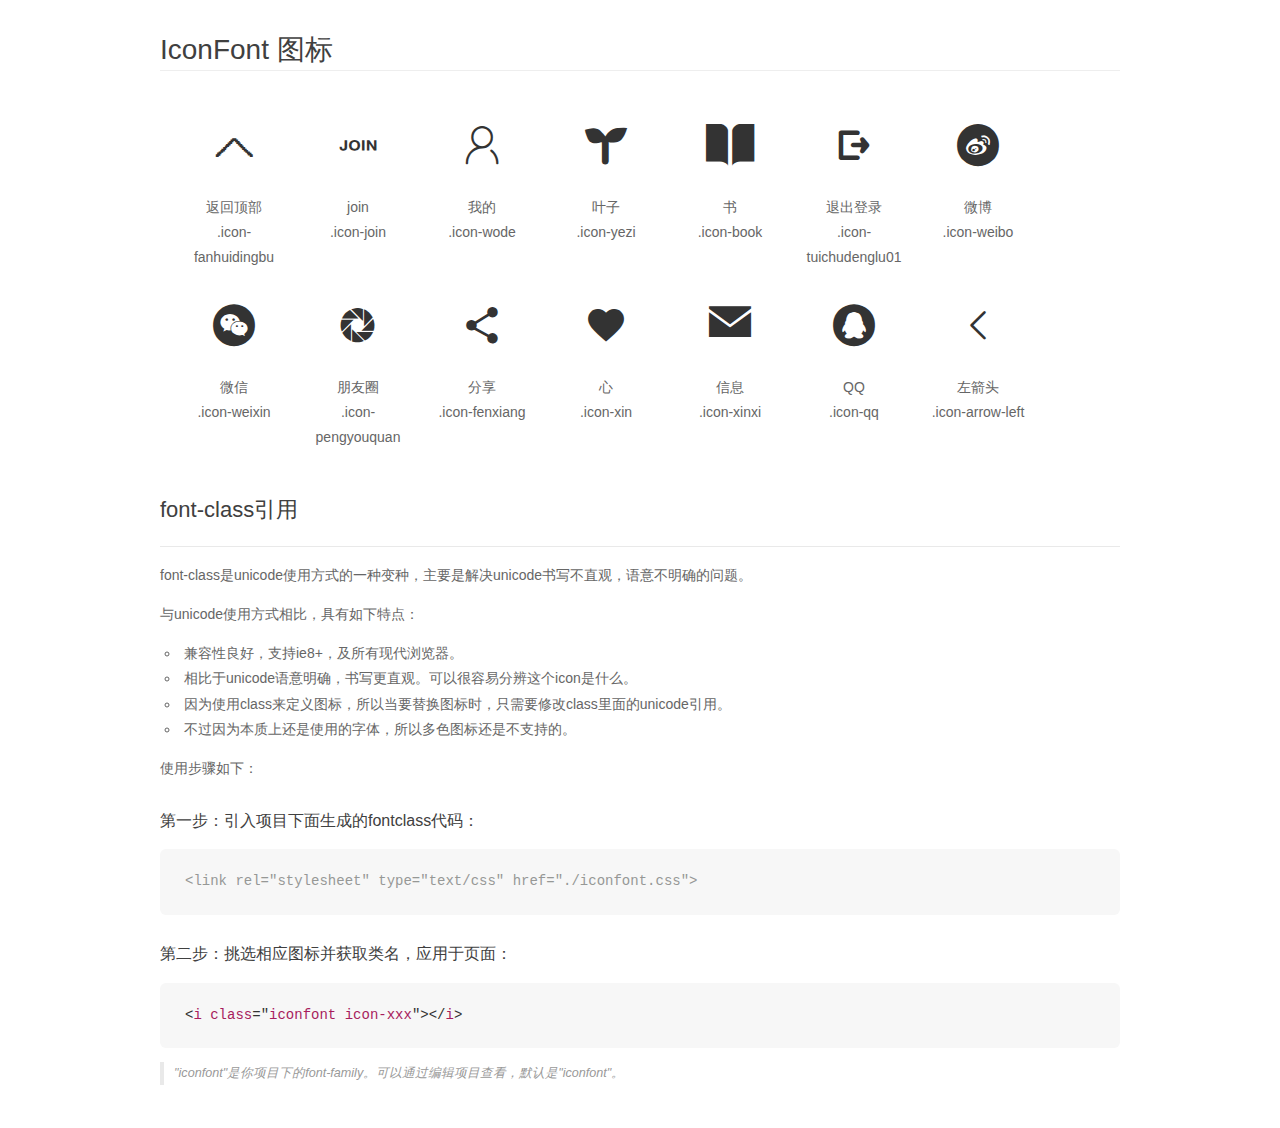
<file: daily/assets/iconfont/demo_fontclass.html>
<!DOCTYPE html>
<html>
<head>
    <meta charset="utf-8"/>
    <title>IconFont</title>
    <link rel="stylesheet" href="demo.css">
    <link rel="stylesheet" href="iconfont.css">
</head>
<body>
    <div class="main markdown">
        <h1>IconFont 图标</h1>
        <ul class="icon_lists clear">
            
                <li>
                <i class="icon iconfont icon-fanhuidingbu"></i>
                    <div class="name">返回顶部</div>
                    <div class="fontclass">.icon-fanhuidingbu</div>
                </li>
            
                <li>
                <i class="icon iconfont icon-join"></i>
                    <div class="name">join</div>
                    <div class="fontclass">.icon-join</div>
                </li>
            
                <li>
                <i class="icon iconfont icon-wode"></i>
                    <div class="name">我的</div>
                    <div class="fontclass">.icon-wode</div>
                </li>
            
                <li>
                <i class="icon iconfont icon-yezi"></i>
                    <div class="name">叶子</div>
                    <div class="fontclass">.icon-yezi</div>
                </li>
            
                <li>
                <i class="icon iconfont icon-book"></i>
                    <div class="name">书</div>
                    <div class="fontclass">.icon-book</div>
                </li>
            
                <li>
                <i class="icon iconfont icon-tuichudenglu01"></i>
                    <div class="name">退出登录</div>
                    <div class="fontclass">.icon-tuichudenglu01</div>
                </li>
            
                <li>
                <i class="icon iconfont icon-weibo"></i>
                    <div class="name">微博</div>
                    <div class="fontclass">.icon-weibo</div>
                </li>
            
                <li>
                <i class="icon iconfont icon-weixin"></i>
                    <div class="name">微信</div>
                    <div class="fontclass">.icon-weixin</div>
                </li>
            
                <li>
                <i class="icon iconfont icon-pengyouquan"></i>
                    <div class="name">朋友圈</div>
                    <div class="fontclass">.icon-pengyouquan</div>
                </li>
            
                <li>
                <i class="icon iconfont icon-fenxiang"></i>
                    <div class="name">分享</div>
                    <div class="fontclass">.icon-fenxiang</div>
                </li>
            
                <li>
                <i class="icon iconfont icon-xin"></i>
                    <div class="name">心</div>
                    <div class="fontclass">.icon-xin</div>
                </li>
            
                <li>
                <i class="icon iconfont icon-xinxi"></i>
                    <div class="name">信息</div>
                    <div class="fontclass">.icon-xinxi</div>
                </li>
            
                <li>
                <i class="icon iconfont icon-qq"></i>
                    <div class="name">QQ</div>
                    <div class="fontclass">.icon-qq</div>
                </li>
            
                <li>
                <i class="icon iconfont icon-arrow-left"></i>
                    <div class="name">左箭头</div>
                    <div class="fontclass">.icon-arrow-left</div>
                </li>
            
        </ul>

        <h2 id="font-class-">font-class引用</h2>
        <hr>

        <p>font-class是unicode使用方式的一种变种，主要是解决unicode书写不直观，语意不明确的问题。</p>
        <p>与unicode使用方式相比，具有如下特点：</p>
        <ul>
        <li>兼容性良好，支持ie8+，及所有现代浏览器。</li>
        <li>相比于unicode语意明确，书写更直观。可以很容易分辨这个icon是什么。</li>
        <li>因为使用class来定义图标，所以当要替换图标时，只需要修改class里面的unicode引用。</li>
        <li>不过因为本质上还是使用的字体，所以多色图标还是不支持的。</li>
        </ul>
        <p>使用步骤如下：</p>
        <h3 id="-fontclass-">第一步：引入项目下面生成的fontclass代码：</h3>


        <pre><code class="lang-js hljs javascript"><span class="hljs-comment">&lt;link rel="stylesheet" type="text/css" href="./iconfont.css"&gt;</span></code></pre>
        <h3 id="-">第二步：挑选相应图标并获取类名，应用于页面：</h3>
        <pre><code class="lang-css hljs">&lt;<span class="hljs-selector-tag">i</span> <span class="hljs-selector-tag">class</span>="<span class="hljs-selector-tag">iconfont</span> <span class="hljs-selector-tag">icon-xxx</span>"&gt;&lt;/<span class="hljs-selector-tag">i</span>&gt;</code></pre>
        <blockquote>
        <p>"iconfont"是你项目下的font-family。可以通过编辑项目查看，默认是"iconfont"。</p>
        </blockquote>
    </div>
</body>
</html>
</file>
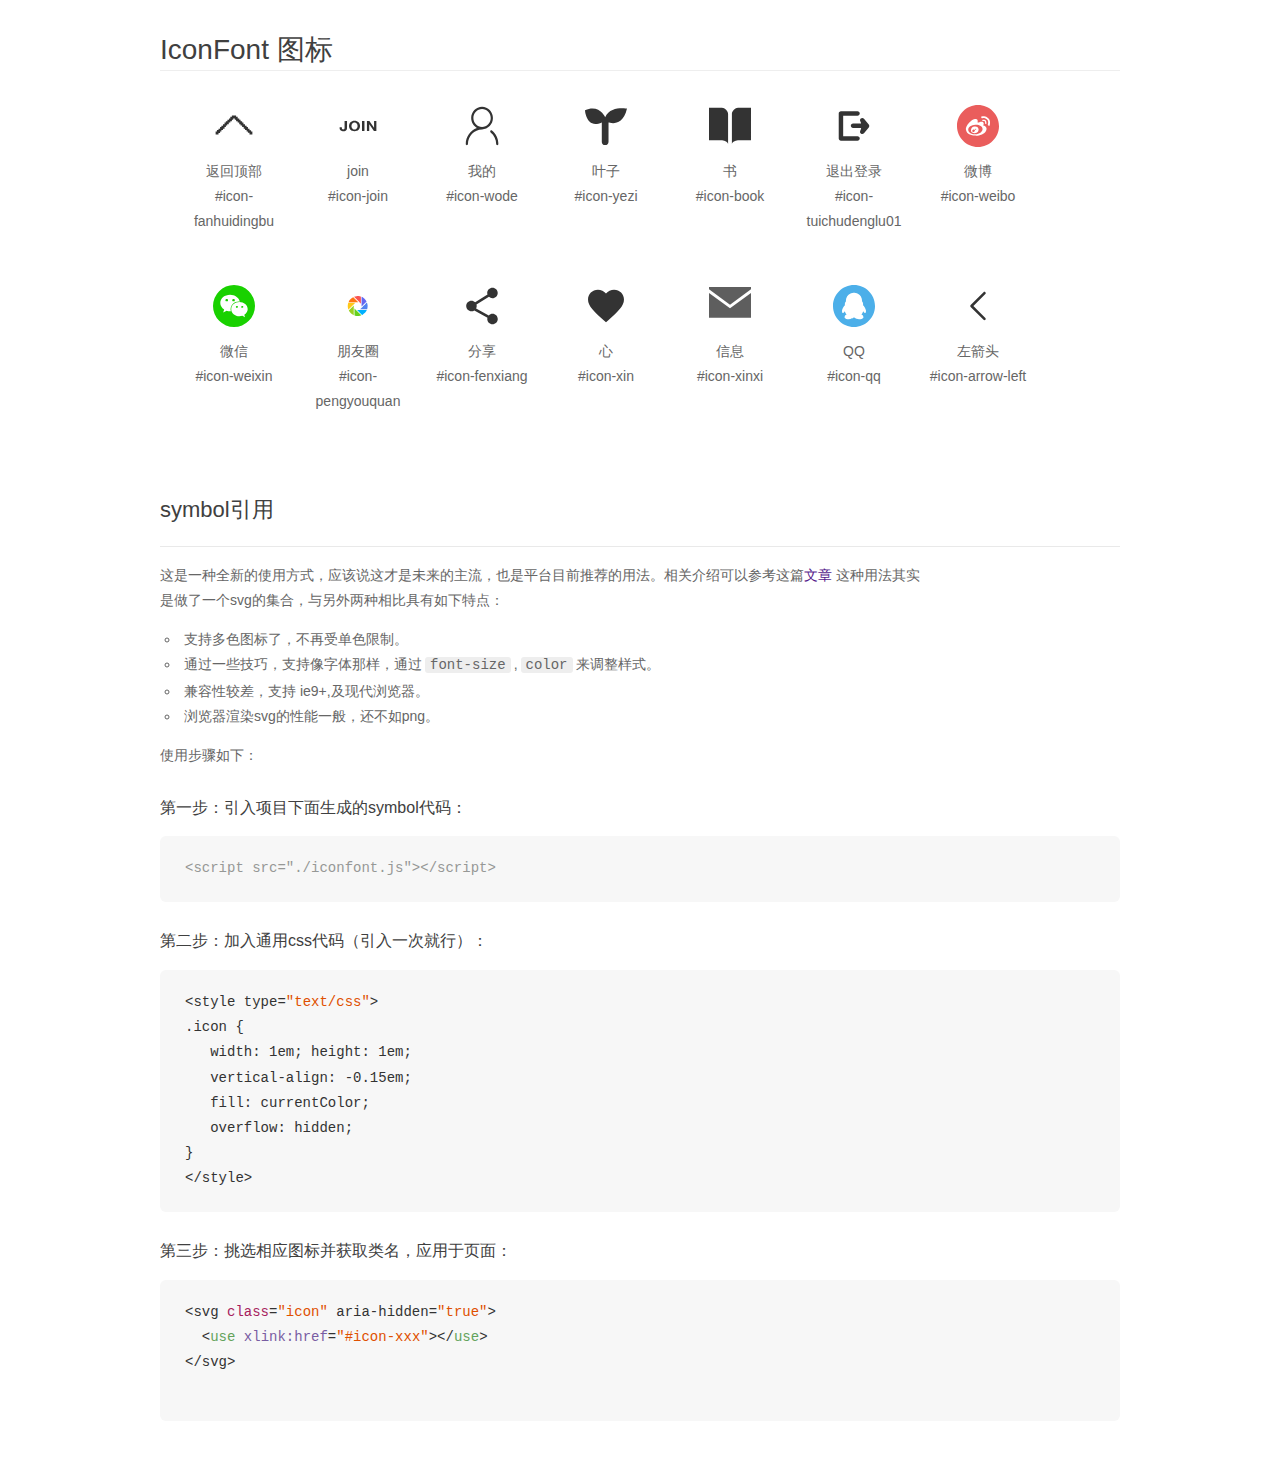
<file: daily/assets/iconfont/demo_symbol.html>
<!DOCTYPE html>
<html>
<head>
    <meta charset="utf-8"/>
    <title>IconFont</title>
    <link rel="stylesheet" href="demo.css">
    <script src="iconfont.js"></script>

    <style type="text/css">
        .icon {
          /* 通过设置 font-size 来改变图标大小 */
          width: 1em; height: 1em;
          /* 图标和文字相邻时，垂直对齐 */
          vertical-align: -0.15em;
          /* 通过设置 color 来改变 SVG 的颜色/fill */
          fill: currentColor;
          /* path 和 stroke 溢出 viewBox 部分在 IE 下会显示
             normalize.css 中也包含这行 */
          overflow: hidden;
        }

    </style>
</head>
<body>
    <div class="main markdown">
        <h1>IconFont 图标</h1>
        <ul class="icon_lists clear">
            
                <li>
                    <svg class="icon" aria-hidden="true">
                        <use xlink:href="#icon-fanhuidingbu"></use>
                    </svg>
                    <div class="name">返回顶部</div>
                    <div class="fontclass">#icon-fanhuidingbu</div>
                </li>
            
                <li>
                    <svg class="icon" aria-hidden="true">
                        <use xlink:href="#icon-join"></use>
                    </svg>
                    <div class="name">join</div>
                    <div class="fontclass">#icon-join</div>
                </li>
            
                <li>
                    <svg class="icon" aria-hidden="true">
                        <use xlink:href="#icon-wode"></use>
                    </svg>
                    <div class="name">我的</div>
                    <div class="fontclass">#icon-wode</div>
                </li>
            
                <li>
                    <svg class="icon" aria-hidden="true">
                        <use xlink:href="#icon-yezi"></use>
                    </svg>
                    <div class="name">叶子</div>
                    <div class="fontclass">#icon-yezi</div>
                </li>
            
                <li>
                    <svg class="icon" aria-hidden="true">
                        <use xlink:href="#icon-book"></use>
                    </svg>
                    <div class="name">书</div>
                    <div class="fontclass">#icon-book</div>
                </li>
            
                <li>
                    <svg class="icon" aria-hidden="true">
                        <use xlink:href="#icon-tuichudenglu01"></use>
                    </svg>
                    <div class="name">退出登录</div>
                    <div class="fontclass">#icon-tuichudenglu01</div>
                </li>
            
                <li>
                    <svg class="icon" aria-hidden="true">
                        <use xlink:href="#icon-weibo"></use>
                    </svg>
                    <div class="name">微博</div>
                    <div class="fontclass">#icon-weibo</div>
                </li>
            
                <li>
                    <svg class="icon" aria-hidden="true">
                        <use xlink:href="#icon-weixin"></use>
                    </svg>
                    <div class="name">微信</div>
                    <div class="fontclass">#icon-weixin</div>
                </li>
            
                <li>
                    <svg class="icon" aria-hidden="true">
                        <use xlink:href="#icon-pengyouquan"></use>
                    </svg>
                    <div class="name">朋友圈</div>
                    <div class="fontclass">#icon-pengyouquan</div>
                </li>
            
                <li>
                    <svg class="icon" aria-hidden="true">
                        <use xlink:href="#icon-fenxiang"></use>
                    </svg>
                    <div class="name">分享</div>
                    <div class="fontclass">#icon-fenxiang</div>
                </li>
            
                <li>
                    <svg class="icon" aria-hidden="true">
                        <use xlink:href="#icon-xin"></use>
                    </svg>
                    <div class="name">心</div>
                    <div class="fontclass">#icon-xin</div>
                </li>
            
                <li>
                    <svg class="icon" aria-hidden="true">
                        <use xlink:href="#icon-xinxi"></use>
                    </svg>
                    <div class="name">信息</div>
                    <div class="fontclass">#icon-xinxi</div>
                </li>
            
                <li>
                    <svg class="icon" aria-hidden="true">
                        <use xlink:href="#icon-qq"></use>
                    </svg>
                    <div class="name">QQ</div>
                    <div class="fontclass">#icon-qq</div>
                </li>
            
                <li>
                    <svg class="icon" aria-hidden="true">
                        <use xlink:href="#icon-arrow-left"></use>
                    </svg>
                    <div class="name">左箭头</div>
                    <div class="fontclass">#icon-arrow-left</div>
                </li>
            
        </ul>


        <h2 id="symbol-">symbol引用</h2>
        <hr>

        <p>这是一种全新的使用方式，应该说这才是未来的主流，也是平台目前推荐的用法。相关介绍可以参考这篇<a href="">文章</a>
        这种用法其实是做了一个svg的集合，与另外两种相比具有如下特点：</p>
        <ul>
          <li>支持多色图标了，不再受单色限制。</li>
          <li>通过一些技巧，支持像字体那样，通过<code>font-size</code>,<code>color</code>来调整样式。</li>
          <li>兼容性较差，支持 ie9+,及现代浏览器。</li>
          <li>浏览器渲染svg的性能一般，还不如png。</li>
        </ul>
        <p>使用步骤如下：</p>
        <h3 id="-symbol-">第一步：引入项目下面生成的symbol代码：</h3>
        <pre><code class="lang-js hljs javascript"><span class="hljs-comment">&lt;script src="./iconfont.js"&gt;&lt;/script&gt;</span></code></pre>
        <h3 id="-css-">第二步：加入通用css代码（引入一次就行）：</h3>
        <pre><code class="lang-js hljs javascript">&lt;style type=<span class="hljs-string">"text/css"</span>&gt;
.icon {
   width: <span class="hljs-number">1</span>em; height: <span class="hljs-number">1</span>em;
   vertical-align: <span class="hljs-number">-0.15</span>em;
   fill: currentColor;
   overflow: hidden;
}
&lt;<span class="hljs-regexp">/style&gt;</span></code></pre>
        <h3 id="-">第三步：挑选相应图标并获取类名，应用于页面：</h3>
        <pre><code class="lang-js hljs javascript">&lt;svg <span class="hljs-class"><span class="hljs-keyword">class</span></span>=<span class="hljs-string">"icon"</span> aria-hidden=<span class="hljs-string">"true"</span>&gt;<span class="xml"><span class="hljs-tag">
  &lt;<span class="hljs-name">use</span> <span class="hljs-attr">xlink:href</span>=<span class="hljs-string">"#icon-xxx"</span>&gt;</span><span class="hljs-tag">&lt;/<span class="hljs-name">use</span>&gt;</span>
</span>&lt;<span class="hljs-regexp">/svg&gt;
        </span></code></pre>
    </div>
</body>
</html>
</file>
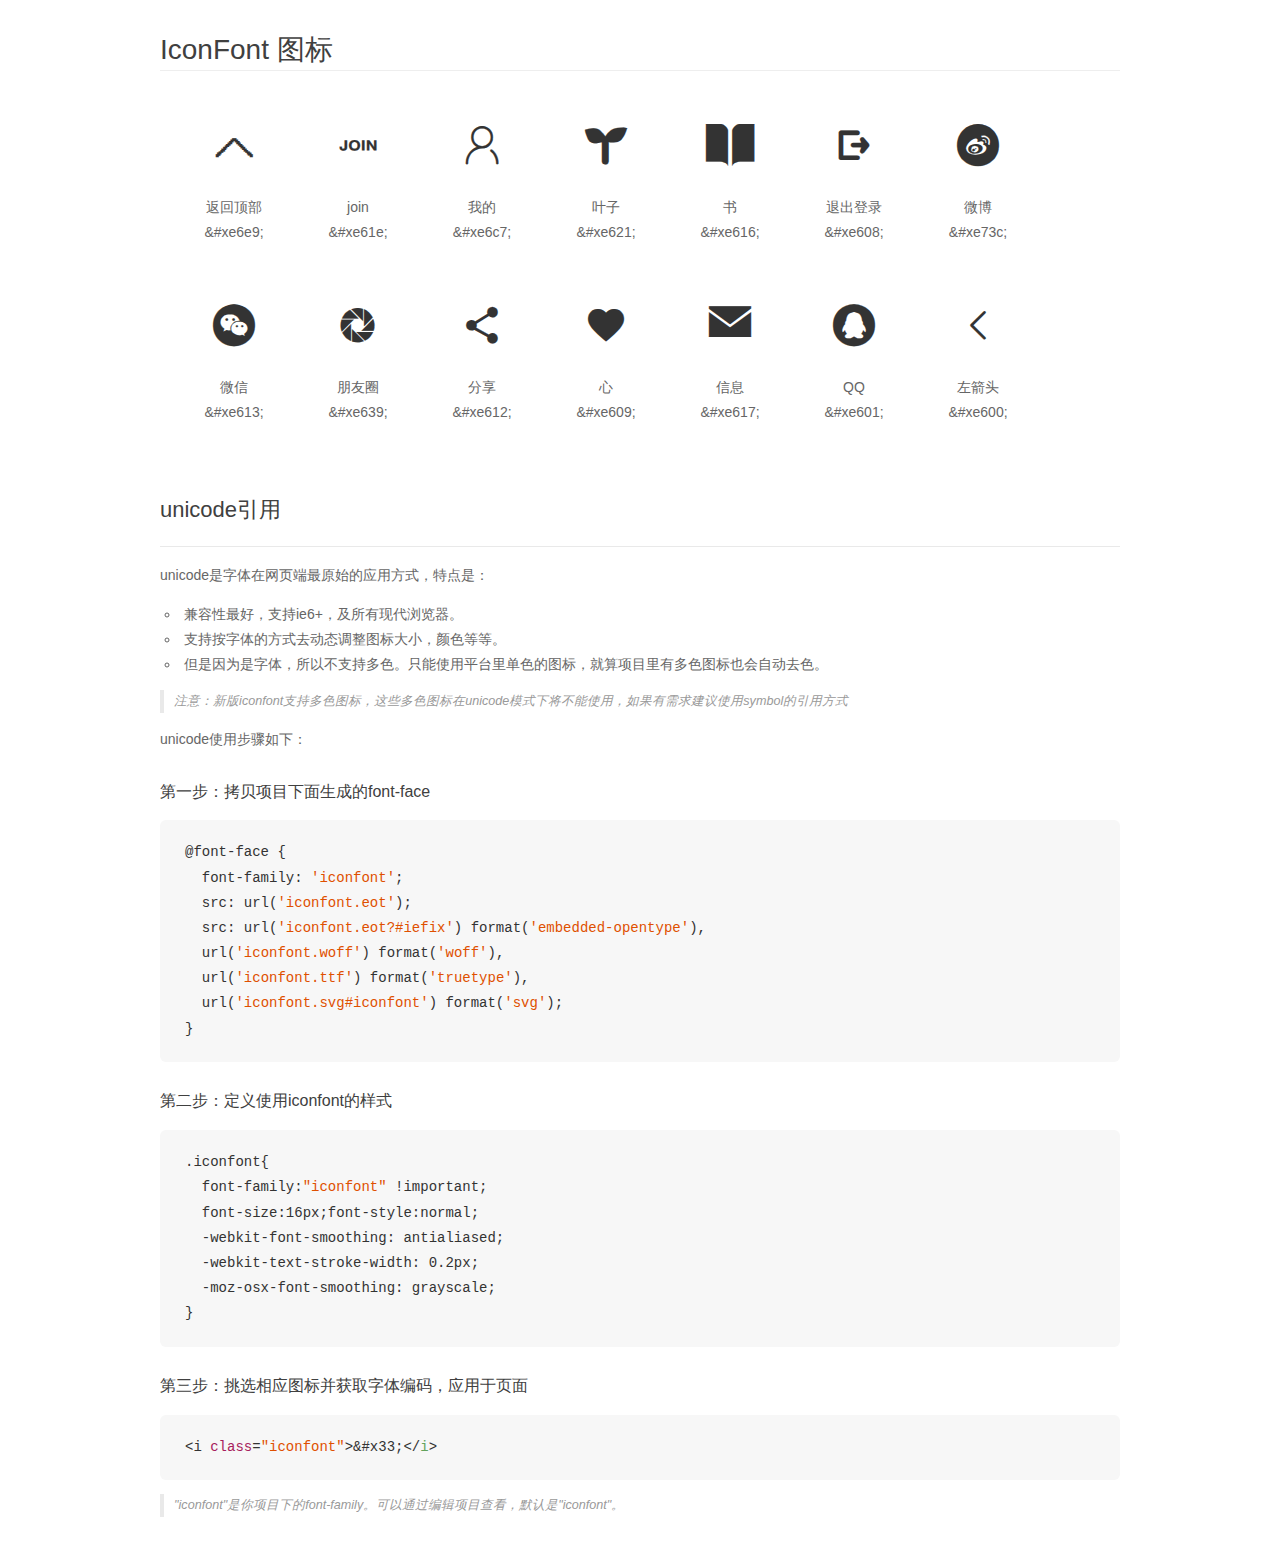
<file: daily/assets/iconfont/demo_unicode.html>
<!DOCTYPE html>
<html>
<head>
    <meta charset="utf-8"/>
    <title>IconFont</title>
    <link rel="stylesheet" href="demo.css">

    <style type="text/css">

        @font-face {font-family: "iconfont";
          src: url('iconfont.eot'); /* IE9*/
          src: url('iconfont.eot#iefix') format('embedded-opentype'), /* IE6-IE8 */
          url('iconfont.woff') format('woff'), /* chrome, firefox */
          url('iconfont.ttf') format('truetype'), /* chrome, firefox, opera, Safari, Android, iOS 4.2+*/
          url('iconfont.svg#iconfont') format('svg'); /* iOS 4.1- */
        }

        .iconfont {
          font-family:"iconfont" !important;
          font-size:16px;
          font-style:normal;
          -webkit-font-smoothing: antialiased;
          -webkit-text-stroke-width: 0.2px;
          -moz-osx-font-smoothing: grayscale;
        }

    </style>
</head>
<body>
    <div class="main markdown">
        <h1>IconFont 图标</h1>
        <ul class="icon_lists clear">
            
                <li>
                <i class="icon iconfont">&#xe6e9;</i>
                    <div class="name">返回顶部</div>
                    <div class="code">&amp;#xe6e9;</div>
                </li>
            
                <li>
                <i class="icon iconfont">&#xe61e;</i>
                    <div class="name">join</div>
                    <div class="code">&amp;#xe61e;</div>
                </li>
            
                <li>
                <i class="icon iconfont">&#xe6c7;</i>
                    <div class="name">我的</div>
                    <div class="code">&amp;#xe6c7;</div>
                </li>
            
                <li>
                <i class="icon iconfont">&#xe621;</i>
                    <div class="name">叶子</div>
                    <div class="code">&amp;#xe621;</div>
                </li>
            
                <li>
                <i class="icon iconfont">&#xe616;</i>
                    <div class="name">书</div>
                    <div class="code">&amp;#xe616;</div>
                </li>
            
                <li>
                <i class="icon iconfont">&#xe608;</i>
                    <div class="name">退出登录</div>
                    <div class="code">&amp;#xe608;</div>
                </li>
            
                <li>
                <i class="icon iconfont">&#xe73c;</i>
                    <div class="name">微博</div>
                    <div class="code">&amp;#xe73c;</div>
                </li>
            
                <li>
                <i class="icon iconfont">&#xe613;</i>
                    <div class="name">微信</div>
                    <div class="code">&amp;#xe613;</div>
                </li>
            
                <li>
                <i class="icon iconfont">&#xe639;</i>
                    <div class="name">朋友圈</div>
                    <div class="code">&amp;#xe639;</div>
                </li>
            
                <li>
                <i class="icon iconfont">&#xe612;</i>
                    <div class="name">分享</div>
                    <div class="code">&amp;#xe612;</div>
                </li>
            
                <li>
                <i class="icon iconfont">&#xe609;</i>
                    <div class="name">心</div>
                    <div class="code">&amp;#xe609;</div>
                </li>
            
                <li>
                <i class="icon iconfont">&#xe617;</i>
                    <div class="name">信息</div>
                    <div class="code">&amp;#xe617;</div>
                </li>
            
                <li>
                <i class="icon iconfont">&#xe601;</i>
                    <div class="name">QQ</div>
                    <div class="code">&amp;#xe601;</div>
                </li>
            
                <li>
                <i class="icon iconfont">&#xe600;</i>
                    <div class="name">左箭头</div>
                    <div class="code">&amp;#xe600;</div>
                </li>
            
        </ul>
        <h2 id="unicode-">unicode引用</h2>
        <hr>

        <p>unicode是字体在网页端最原始的应用方式，特点是：</p>
        <ul>
        <li>兼容性最好，支持ie6+，及所有现代浏览器。</li>
        <li>支持按字体的方式去动态调整图标大小，颜色等等。</li>
        <li>但是因为是字体，所以不支持多色。只能使用平台里单色的图标，就算项目里有多色图标也会自动去色。</li>
        </ul>
        <blockquote>
        <p>注意：新版iconfont支持多色图标，这些多色图标在unicode模式下将不能使用，如果有需求建议使用symbol的引用方式</p>
        </blockquote>
        <p>unicode使用步骤如下：</p>
        <h3 id="-font-face">第一步：拷贝项目下面生成的font-face</h3>
        <pre><code class="lang-js hljs javascript">@font-face {
  font-family: <span class="hljs-string">'iconfont'</span>;
  src: url(<span class="hljs-string">'iconfont.eot'</span>);
  src: url(<span class="hljs-string">'iconfont.eot?#iefix'</span>) format(<span class="hljs-string">'embedded-opentype'</span>),
  url(<span class="hljs-string">'iconfont.woff'</span>) format(<span class="hljs-string">'woff'</span>),
  url(<span class="hljs-string">'iconfont.ttf'</span>) format(<span class="hljs-string">'truetype'</span>),
  url(<span class="hljs-string">'iconfont.svg#iconfont'</span>) format(<span class="hljs-string">'svg'</span>);
}
</code></pre>
        <h3 id="-iconfont-">第二步：定义使用iconfont的样式</h3>
        <pre><code class="lang-js hljs javascript">.iconfont{
  font-family:<span class="hljs-string">"iconfont"</span> !important;
  font-size:<span class="hljs-number">16</span>px;font-style:normal;
  -webkit-font-smoothing: antialiased;
  -webkit-text-stroke-width: <span class="hljs-number">0.2</span>px;
  -moz-osx-font-smoothing: grayscale;
}
</code></pre>
        <h3 id="-">第三步：挑选相应图标并获取字体编码，应用于页面</h3>
        <pre><code class="lang-js hljs javascript">&lt;i <span class="hljs-class"><span class="hljs-keyword">class</span></span>=<span class="hljs-string">"iconfont"</span>&gt;&amp;#x33;<span class="xml"><span class="hljs-tag">&lt;/<span class="hljs-name">i</span>&gt;</span></span></code></pre>

        <blockquote>
        <p>"iconfont"是你项目下的font-family。可以通过编辑项目查看，默认是"iconfont"。</p>
        </blockquote>
    </div>


</body>
</html>
</file>
<file: daily/assets/iconfont/iconfont.css>
@font-face {font-family: "iconfont";
  src: url('iconfont.eot?t=1511439571110'); /* IE9*/
  src: url('iconfont.eot?t=1511439571110#iefix') format('embedded-opentype'), /* IE6-IE8 */
  url('[data-uri]') format('woff'),
  url('iconfont.ttf?t=1511439571110') format('truetype'), /* chrome, firefox, opera, Safari, Android, iOS 4.2+*/
  url('iconfont.svg?t=1511439571110#iconfont') format('svg'); /* iOS 4.1- */
}

.iconfont {
  font-family:"iconfont" !important;
  font-size:16px;
  font-style:normal;
  -webkit-font-smoothing: antialiased;
  -moz-osx-font-smoothing: grayscale;
}

.icon-fanhuidingbu:before { content: "\e6e9"; }

.icon-join:before { content: "\e61e"; }

.icon-wode:before { content: "\e6c7"; }

.icon-yezi:before { content: "\e621"; }

.icon-book:before { content: "\e616"; }

.icon-tuichudenglu01:before { content: "\e608"; }

.icon-weibo:before { content: "\e73c"; }

.icon-weixin:before { content: "\e613"; }

.icon-pengyouquan:before { content: "\e639"; }

.icon-fenxiang:before { content: "\e612"; }

.icon-xin:before { content: "\e609"; }

.icon-xinxi:before { content: "\e617"; }

.icon-qq:before { content: "\e601"; }

.icon-arrow-left:before { content: "\e600"; }
</file>
<file: daily/assets/iconfont/demo.css>
*{margin: 0;padding: 0;list-style: none;}
/*
KISSY CSS Reset
理念：1. reset 的目的不是清除浏览器的默认样式，这仅是部分工作。清除和重置是紧密不可分的。
2. reset 的目的不是让默认样式在所有浏览器下一致，而是减少默认样式有可能带来的问题。
3. reset 期望提供一套普适通用的基础样式。但没有银弹，推荐根据具体需求，裁剪和修改后再使用。
特色：1. 适应中文；2. 基于最新主流浏览器。
维护：玉伯<lifesinger@gmail.com>, 正淳<ragecarrier@gmail.com>
 */

/** 清除内外边距 **/
body, h1, h2, h3, h4, h5, h6, hr, p, blockquote, /* structural elements 结构元素 */
dl, dt, dd, ul, ol, li, /* list elements 列表元素 */
pre, /* text formatting elements 文本格式元素 */
form, fieldset, legend, button, input, textarea, /* form elements 表单元素 */
th, td /* table elements 表格元素 */ {
  margin: 0;
  padding: 0;
}

/** 设置默认字体 **/
body,
button, input, select, textarea /* for ie */ {
  font: 12px/1.5 tahoma, arial, \5b8b\4f53, sans-serif;
}
h1, h2, h3, h4, h5, h6 { font-size: 100%; }
address, cite, dfn, em, var { font-style: normal; } /* 将斜体扶正 */
code, kbd, pre, samp { font-family: courier new, courier, monospace; } /* 统一等宽字体 */
small { font-size: 12px; } /* 小于 12px 的中文很难阅读，让 small 正常化 */

/** 重置列表元素 **/
ul, ol { list-style: none; }

/** 重置文本格式元素 **/
a { text-decoration: none; }
a:hover { text-decoration: underline; }


/** 重置表单元素 **/
legend { color: #000; } /* for ie6 */
fieldset, img { border: 0; } /* img 搭车：让链接里的 img 无边框 */
button, input, select, textarea { font-size: 100%; } /* 使得表单元素在 ie 下能继承字体大小 */
/* 注：optgroup 无法扶正 */

/** 重置表格元素 **/
table { border-collapse: collapse; border-spacing: 0; }

/* 清除浮动 */
.ks-clear:after, .clear:after {
  content: '\20';
  display: block;
  height: 0;
  clear: both;
}
.ks-clear, .clear {
  *zoom: 1;
}

.main {
  padding: 30px 100px;
width: 960px;
margin: 0 auto;
}
.main h1{font-size:36px; color:#333; text-align:left;margin-bottom:30px; border-bottom: 1px solid #eee;}

.helps{margin-top:40px;}
.helps pre{
  padding:20px;
  margin:10px 0;
  border:solid 1px #e7e1cd;
  background-color: #fffdef;
  overflow: auto;
}

.icon_lists{
  width: 100% !important;

}

.icon_lists li{
  float:left;
  width: 100px;
  height:180px;
  text-align: center;
  list-style: none !important;
}
.icon_lists .icon{
  font-size: 42px;
  line-height: 100px;
  margin: 10px 0;
  color:#333;
  -webkit-transition: font-size 0.25s ease-out 0s;
  -moz-transition: font-size 0.25s ease-out 0s;
  transition: font-size 0.25s ease-out 0s;

}
.icon_lists .icon:hover{
  font-size: 100px;
}



.markdown {
  color: #666;
  font-size: 14px;
  line-height: 1.8;
}

.highlight {
  line-height: 1.5;
}

.markdown img {
  vertical-align: middle;
  max-width: 100%;
}

.markdown h1 {
  color: #404040;
  font-weight: 500;
  line-height: 40px;
  margin-bottom: 24px;
}

.markdown h2,
.markdown h3,
.markdown h4,
.markdown h5,
.markdown h6 {
  color: #404040;
  margin: 1.6em 0 0.6em 0;
  font-weight: 500;
  clear: both;
}

.markdown h1 {
  font-size: 28px;
}

.markdown h2 {
  font-size: 22px;
}

.markdown h3 {
  font-size: 16px;
}

.markdown h4 {
  font-size: 14px;
}

.markdown h5 {
  font-size: 12px;
}

.markdown h6 {
  font-size: 12px;
}

.markdown hr {
  height: 1px;
  border: 0;
  background: #e9e9e9;
  margin: 16px 0;
  clear: both;
}

.markdown p,
.markdown pre {
  margin: 1em 0;
}

.markdown > p,
.markdown > blockquote,
.markdown > .highlight,
.markdown > ol,
.markdown > ul {
  width: 80%;
}

.markdown ul > li {
  list-style: circle;
}

.markdown > ul li,
.markdown blockquote ul > li {
  margin-left: 20px;
  padding-left: 4px;
}

.markdown > ul li p,
.markdown > ol li p {
  margin: 0.6em 0;
}

.markdown ol > li {
  list-style: decimal;
}

.markdown > ol li,
.markdown blockquote ol > li {
  margin-left: 20px;
  padding-left: 4px;
}

.markdown code {
  margin: 0 3px;
  padding: 0 5px;
  background: #eee;
  border-radius: 3px;
}

.markdown pre {
  border-radius: 6px;
  background: #f7f7f7;
  padding: 20px;
}

.markdown pre code {
  border: none;
  background: #f7f7f7;
  margin: 0;
}

.markdown strong,
.markdown b {
  font-weight: 600;
}

.markdown > table {
  border-collapse: collapse;
  border-spacing: 0px;
  empty-cells: show;
  border: 1px solid #e9e9e9;
  width: 95%;
  margin-bottom: 24px;
}

.markdown > table th {
  white-space: nowrap;
  color: #333;
  font-weight: 600;

}

.markdown > table th,
.markdown > table td {
  border: 1px solid #e9e9e9;
  padding: 8px 16px;
  text-align: left;
}

.markdown > table th {
  background: #F7F7F7;
}

.markdown blockquote {
  font-size: 90%;
  color: #999;
  border-left: 4px solid #e9e9e9;
  padding-left: 0.8em;
  margin: 1em 0;
  font-style: italic;
}

.markdown blockquote p {
  margin: 0;
}

.markdown .anchor {
  opacity: 0;
  transition: opacity 0.3s ease;
  margin-left: 8px;
}

.markdown .waiting {
  color: #ccc;
}

.markdown h1:hover .anchor,
.markdown h2:hover .anchor,
.markdown h3:hover .anchor,
.markdown h4:hover .anchor,
.markdown h5:hover .anchor,
.markdown h6:hover .anchor {
  opacity: 1;
  display: inline-block;
}

.markdown > br,
.markdown > p > br {
  clear: both;
}


.hljs {
  display: block;
  background: white;
  padding: 0.5em;
  color: #333333;
  overflow-x: auto;
}

.hljs-comment,
.hljs-meta {
  color: #969896;
}

.hljs-string,
.hljs-variable,
.hljs-template-variable,
.hljs-strong,
.hljs-emphasis,
.hljs-quote {
  color: #df5000;
}

.hljs-keyword,
.hljs-selector-tag,
.hljs-type {
  color: #a71d5d;
}

.hljs-literal,
.hljs-symbol,
.hljs-bullet,
.hljs-attribute {
  color: #0086b3;
}

.hljs-section,
.hljs-name {
  color: #63a35c;
}

.hljs-tag {
  color: #333333;
}

.hljs-title,
.hljs-attr,
.hljs-selector-id,
.hljs-selector-class,
.hljs-selector-attr,
.hljs-selector-pseudo {
  color: #795da3;
}

.hljs-addition {
  color: #55a532;
  background-color: #eaffea;
}

.hljs-deletion {
  color: #bd2c00;
  background-color: #ffecec;
}

.hljs-link {
  text-decoration: underline;
}

pre{
  background: #fff;
}
</file>
